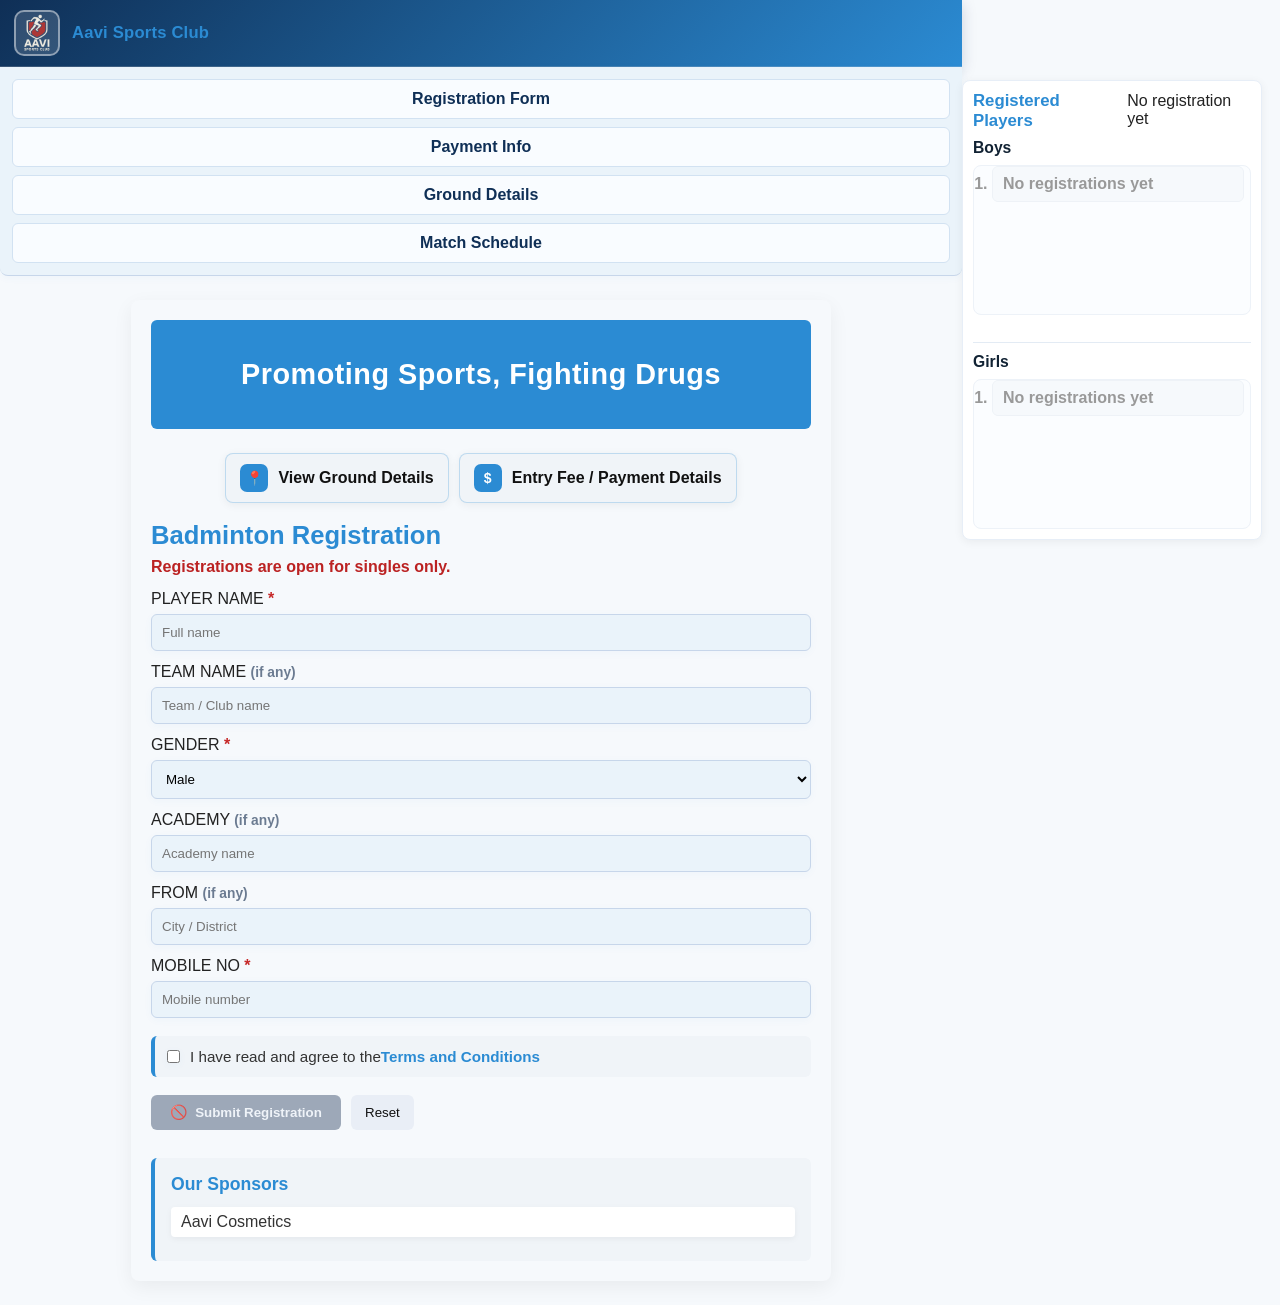
<file: index.html>
<!doctype html>
<html>

<head>
  <meta charset="utf-8">
  <meta name="viewport" content="width=device-width,initial-scale=1">
  <title>Badminton Registration</title>
  <link rel="stylesheet" href="styles.css">
  <script src="topbar.js" defer></script>
</head>

<body>
  <div id="sharedTopbar"></div>
  <nav class="main-navbar">
    <a href="index.html" class="nav-link">Registration Form</a>
    <a href="fee_details.html" class="nav-link">Payment Info</a>
    <a href="ground_details.html" class="nav-link">Ground Details</a>
    <a href="match_schedule.html" class="nav-link">Match Schedule</a>
  </nav>
  <main class="container">

    <!-- Trophy / Event Motto -->
    <header class="event-header">
      <h2>Promoting Sports, Fighting Drugs</h2>
    </header>
    <!-- Ground Details Link -->
    <div class="ground-info">
      <a href="ground_details.html" target="_blank" class="ground-btn">
        View Ground Details
      </a>

      <a href="fee_details.html" target="_blank" class="ground-btn payment-btn">
        Entry Fee / Payment Details
      </a>
    </div>

    <h1>Badminton Registration</h1>
    <p class="notice">Registrations are open for singles only.</p>

    <!-- Registration Form -->
    <form id="regForm" method="post" target="submitFrame">
      <label>PLAYER NAME <span class="req-star" aria-hidden="true">*</span>
        <input name="entry.1026010184" type="text" required placeholder="Full name">
      </label>

      <label>TEAM NAME <span class="optional-note">(if any)</span>
        <input id="teamNameInput" name="entry.1900742805" type="text" placeholder="Team / Club name">
      </label>

      <label>GENDER <span class="req-star" aria-hidden="true">*</span>
        <select name="entry.345021363" required>
          <option value="Male">Male</option>
          <option value="Female">Female</option>
          <option value="Other">Other</option>
        </select>
      </label>

      <label>ACADEMY <span class="optional-note">(if any)</span>
        <input id="academyInput" name="entry.547249794" type="text" placeholder="Academy name">
      </label>

      <label>FROM <span class="optional-note">(if any)</span>
        <input id="fromInput" name="entry.873083329" type="text" placeholder="City / District">
      </label>

      <label>MOBILE NO <span class="req-star" aria-hidden="true">*</span>
        <input name="entry.1212366506" type="tel" required pattern="[0-9+()\s-]{7,20}" placeholder="Mobile number">
      </label>

      <div class="terms-checkbox-section">
        <label class="checkbox-label">
          <input type="checkbox" id="termsCheckbox" required>
          I have read and agree to the <a href="terms_conditions.html" target="_blank">Terms and Conditions</a>
        </label>
      </div>

      <div class="actions">
        <button type="submit">Submit Registration</button>
        <button type="reset" class="secondary">Reset</button>
      </div>
    </form>

    <!-- ===============================
     Registered Players List
  ================================ -->

    <div class="page-grid">

      <!-- LEFT SIDE (FORM ALREADY HERE) -->

      <!-- RIGHT SIDE PLAYERS LIST (DESKTOP) -->
      <aside class="right-panel">

        <div class="players-card">

          <div class="players-head">
            <h3>Registered Players</h3>
            <span id="playersHint">Loading...</span>
          </div>

          <div class="players-columns">

            <!-- Boys List -->
            <div class="players-col">
              <h4>Boys</h4>
              <ol id="maleList" class="name-list">
                <!-- names will load here -->
              </ol>
            </div>

            <!-- Girls List -->
            <div class="players-col">
              <h4>Girls</h4>
              <ol id="femaleList" class="name-list">
                <!-- names will load here -->
              </ol>
            </div>

          </div>

        </div>

      </aside>

    </div>


    <!-- ===============================
   MOBILE BUTTONS (Only visible mobile)
================================ -->

    <div class="mobile-list-actions">

      <button id="openBoys" class="secondary">
        <span class="fab-icon" aria-hidden="true">♂</span>
        <span class="fab-text">Players Boys</span>
      </button>

      <button id="openGirls" class="secondary">
        <span class="fab-icon" aria-hidden="true">♀</span>
        <span class="fab-text">Players Girls</span>
      </button>

    </div>


    <!-- ===============================
   MOBILE LIST POPUP
================================ -->

    <div id="listModal" class="modal" aria-hidden="true">

      <div class="modal-content">

        <h3 id="listModalTitle" style="margin-bottom:12px;">
          Players
        </h3>

        <p id="listModalInfo" class="list-modal-info">
          These players are registered for now.
        </p>

        <div style="max-height:60vh;overflow:auto;">
          <ol id="modalList" class="name-list">
          </ol>
        </div>

        <div class="modal-actions" style="gap:10px;">

          <button id="modalBack" class="secondary">
            Back to Form
          </button>

          <button id="modalClose">
            Close
          </button>

        </div>

      </div>

    </div>

    <!-- Sponsors Section -->
    <section class="sponsors">
      <h3>Our Sponsors</h3>
      <ul>
        <li>Aavi Cosmetics</li>
        <!-- Add more sponsors here later -->
      </ul>
    </section>

    <!-- Modal for success / error messages -->
    <div id="modal" class="modal" aria-hidden="true">
      <div class="modal-content" role="dialog" aria-modal="true">
        <p id="modal-message"></p>
        <div class="modal-actions">
          <button id="modal-ok">OK</button>
        </div>
      </div>
    </div>

    <!-- Hidden iframe to receive the form POST response without navigating away -->
    <iframe name="submitFrame" id="submitFrame" style="display:none;"></iframe>
  </main>

  <script src="script.js"></script>
</body>

</html>
</file>
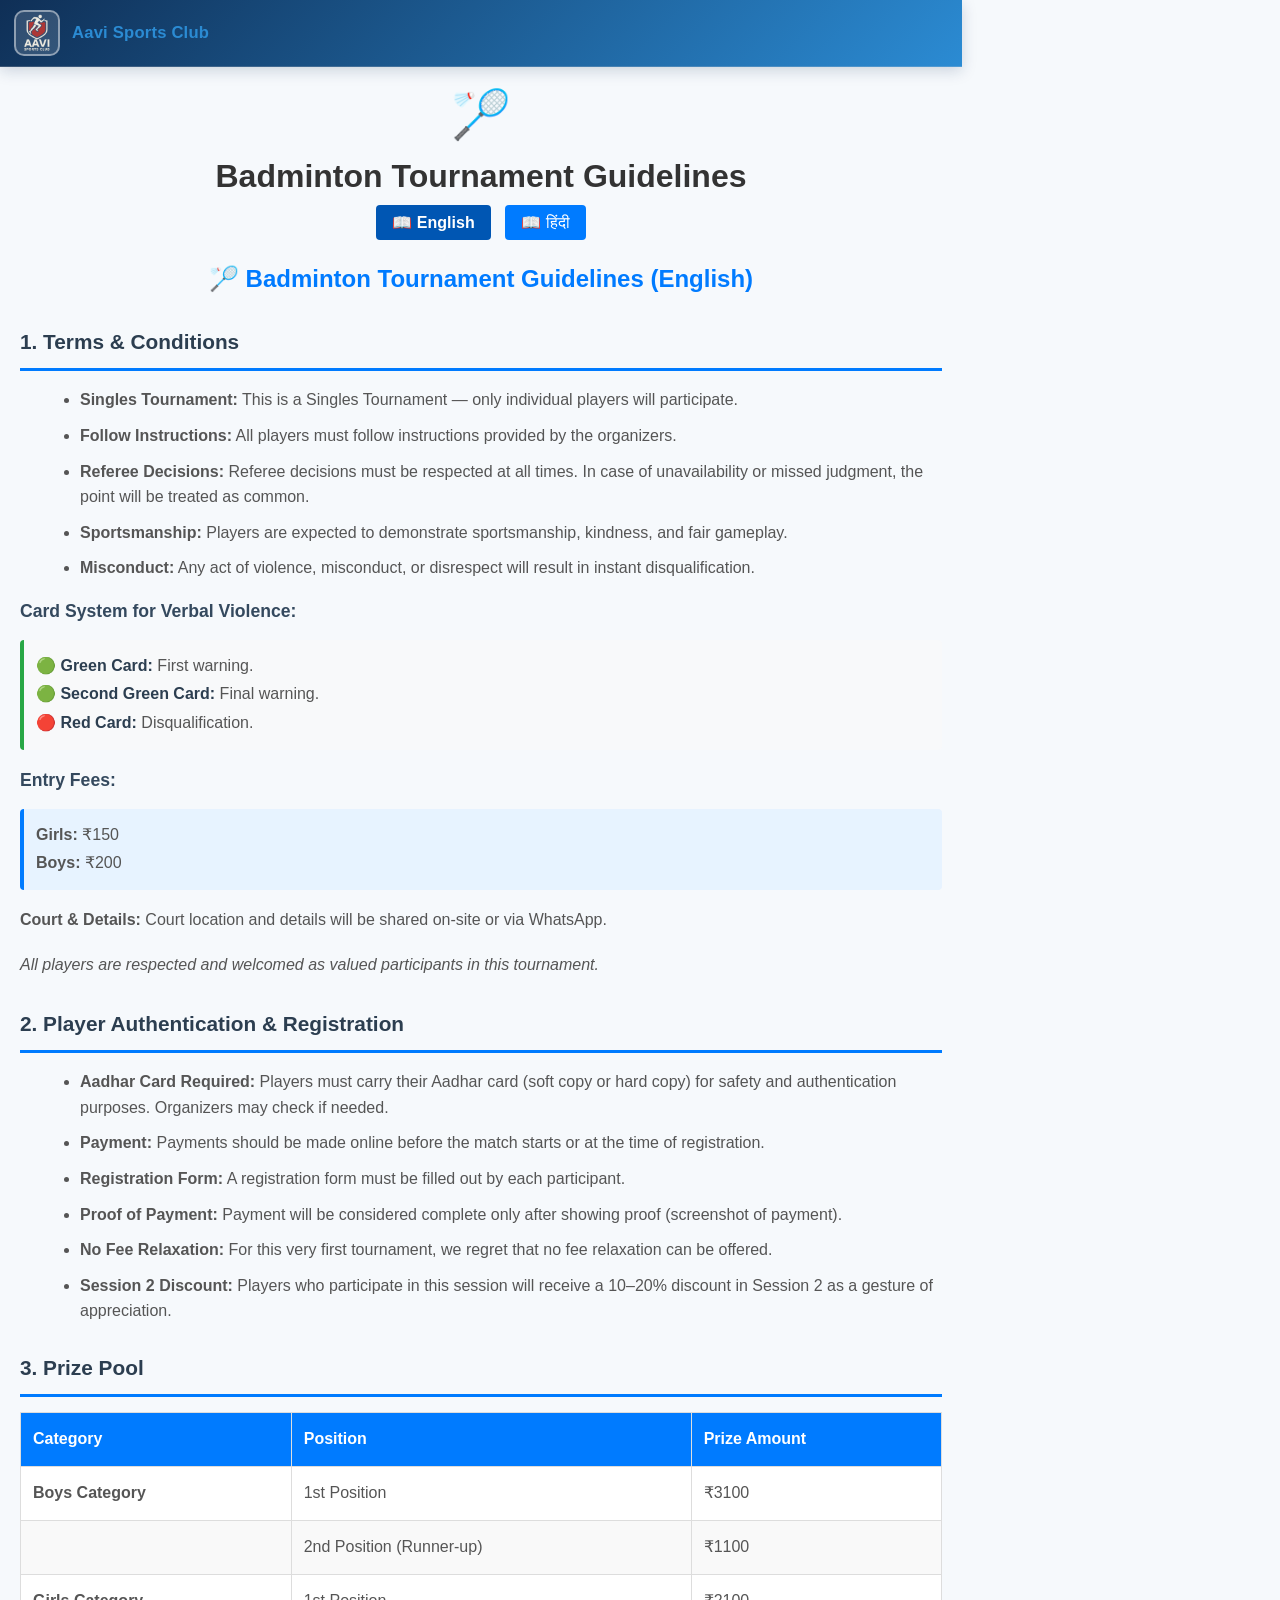
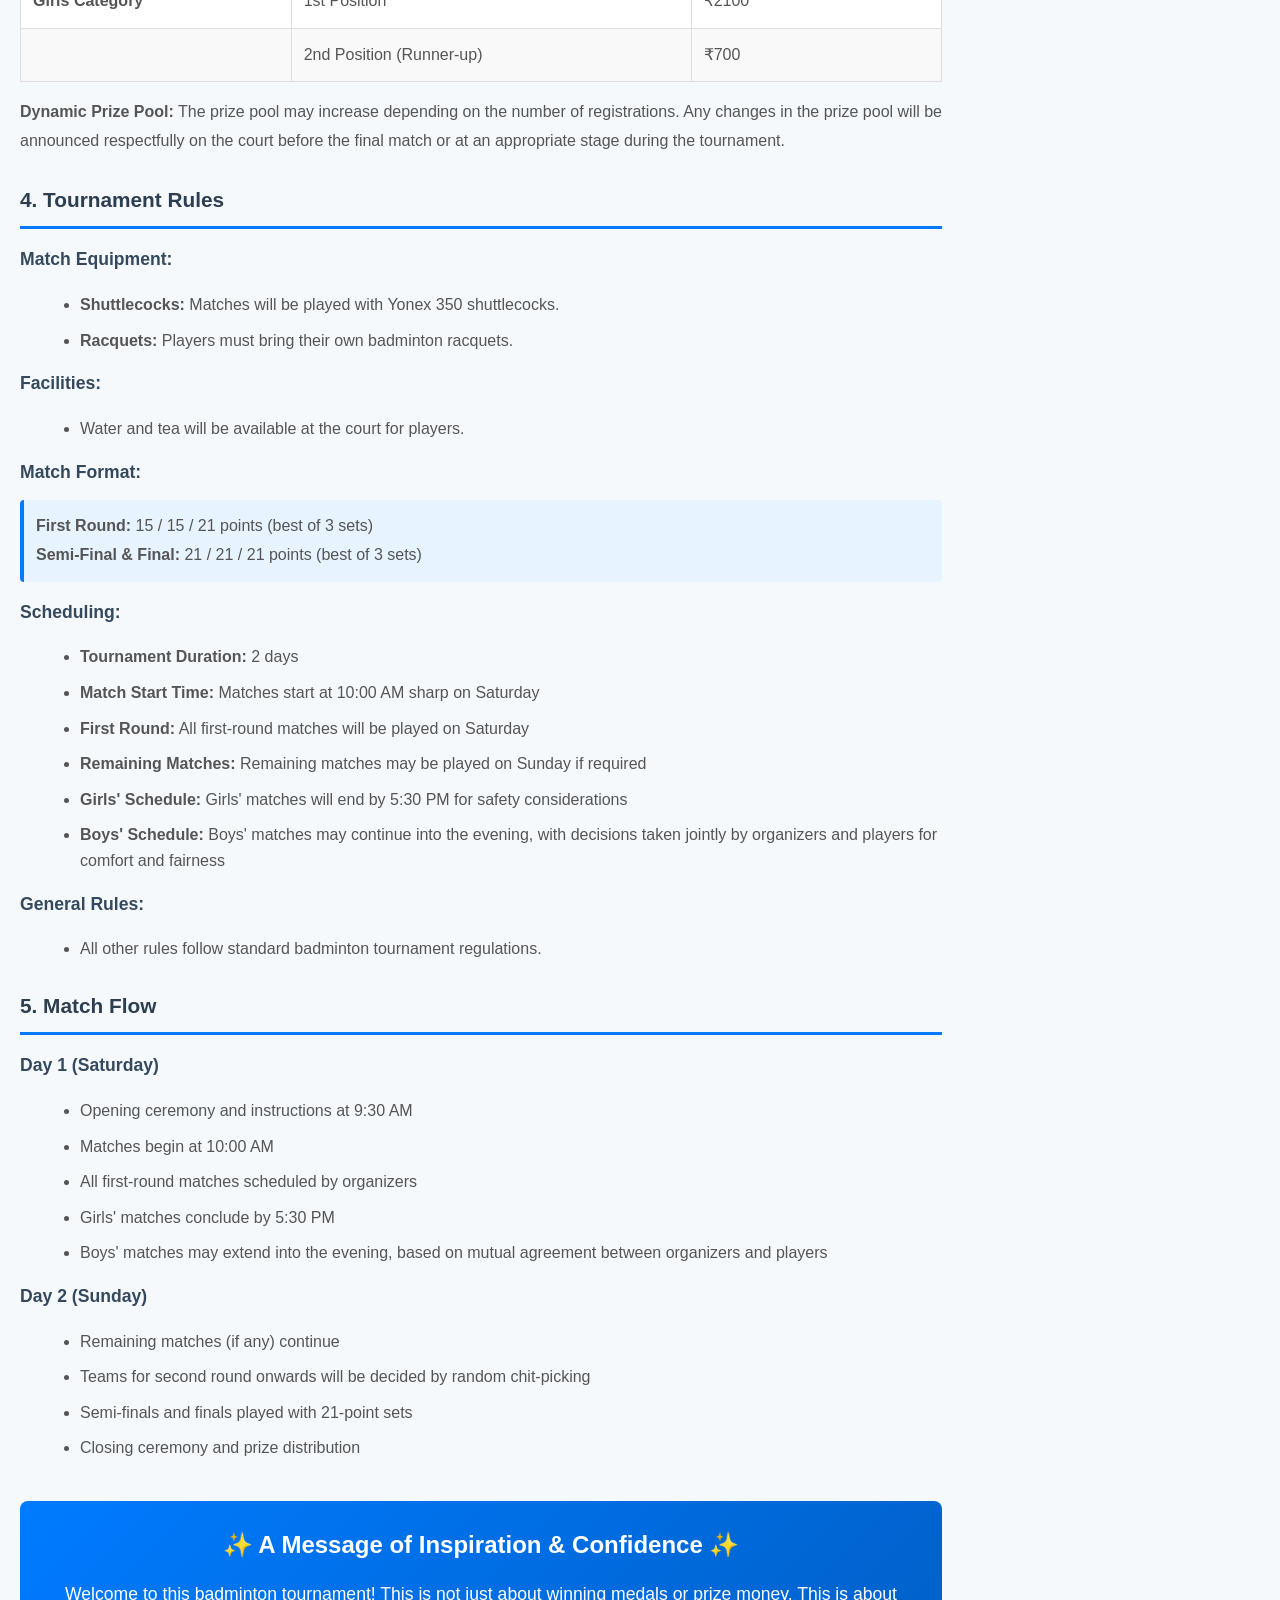
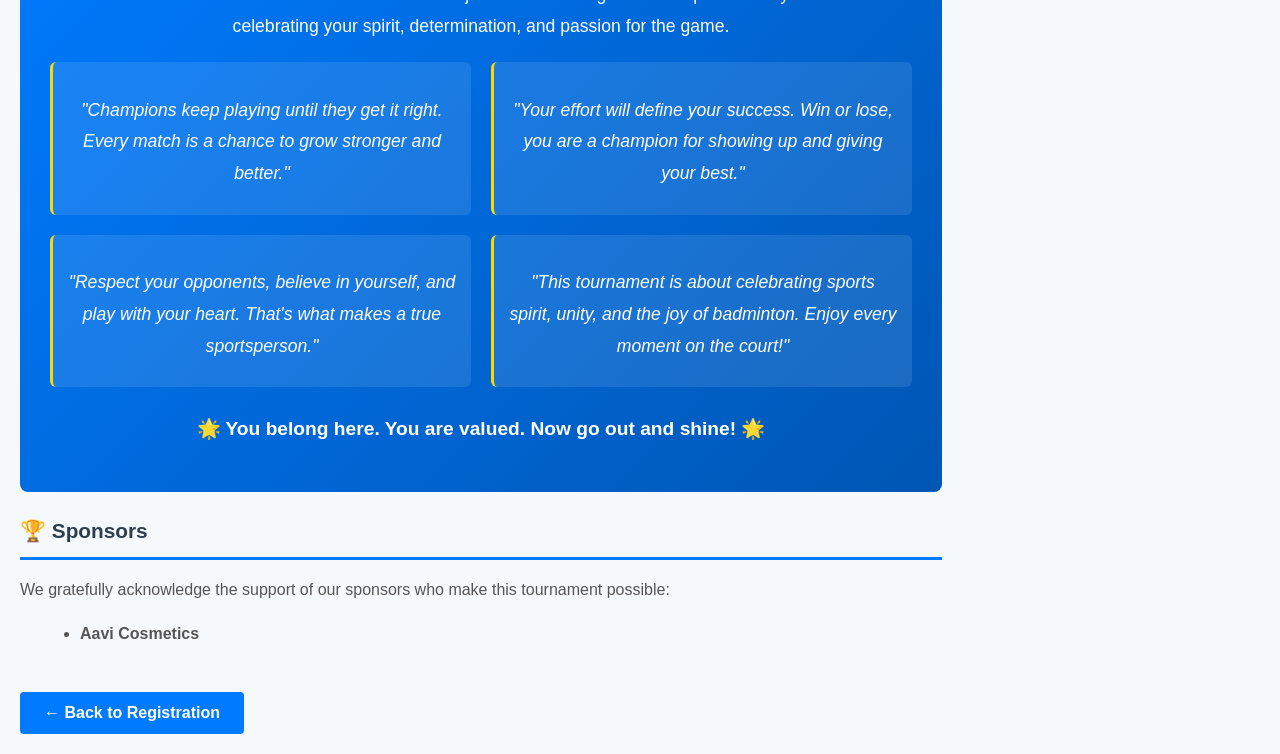
<file: terms_conditions.html>
<!doctype html>
<html>
<head>
  <meta charset="utf-8">
  <meta name="viewport" content="width=device-width,initial-scale=1">
  <title>Terms and Conditions - Badminton Tournament</title>
  <link rel="stylesheet" href="styles.css">
  <script src="topbar.js" defer></script>
  <style>
    .terms-container {
      max-width: 1000px;
      margin: 0 auto;
      padding: 20px;
    }
    .terms-container h1 {
      text-align: center;
      margin-bottom: 10px;
      color: #333;
      font-size: 2em;
    }
    .language-toggle {
      text-align: center;
      margin-bottom: 25px;
    }
    .language-toggle button {
      padding: 8px 16px;
      margin: 0 5px;
      border: none;
      background-color: #007bff;
      color: white;
      border-radius: 4px;
      cursor: pointer;
      font-size: 1em;
    }
    .language-toggle button.active {
      background-color: #0056b3;
      font-weight: bold;
    }
    .language-section {
      display: none;
    }
    .language-section.active {
      display: block;
    }
    .badminton-icon {
      text-align: center;
      font-size: 3em;
      margin-bottom: 15px;
    }
    .terms-section {
      margin-bottom: 25px;
      line-height: 1.8;
      color: #555;
    }
    .terms-section h2 {
      color: #2c3e50;
      font-size: 1.3em;
      margin: 20px 0 12px 0;
      border-bottom: 3px solid #007bff;
      padding-bottom: 8px;
    }
    .terms-section h3 {
      color: #34495e;
      font-size: 1.1em;
      margin: 15px 0 8px 0;
      font-weight: 600;
    }
    .terms-section p {
      margin-bottom: 12px;
      text-align: justify;
    }
    .terms-section ul {
      margin-left: 20px;
      margin-bottom: 12px;
    }
    .terms-section li {
      margin-bottom: 10px;
      line-height: 1.6;
    }
    .card-system {
      background-color: #f8f9fa;
      border-left: 4px solid #28a745;
      padding: 12px;
      margin: 12px 0;
      border-radius: 4px;
    }
    .card-system strong {
      color: #2c3e50;
    }
    .info-box {
      background-color: #e7f3ff;
      border-left: 4px solid #007bff;
      padding: 12px;
      margin: 12px 0;
      border-radius: 4px;
    }
    .prize-table {
      width: 100%;
      border-collapse: collapse;
      margin: 15px 0;
      background-color: #fff;
    }
    .prize-table th, .prize-table td {
      border: 1px solid #ddd;
      padding: 12px;
      text-align: left;
    }
    .prize-table th {
      background-color: #007bff;
      color: white;
      font-weight: bold;
    }
    .prize-table tr:nth-child(even) {
      background-color: #f9f9f9;
    }
    .inspiration-section {
      background: linear-gradient(135deg, #007bff 0%, #0056b3 100%);
      color: white;
      padding: 30px;
      border-radius: 8px;
      margin: 40px 0 20px 0;
      text-align: center;
    }
    .inspiration-section h2 {
      border: none;
      color: white;
      margin-top: 0;
    }
    .inspiration-section p {
      font-size: 1.1em;
      line-height: 1.8;
      margin-bottom: 15px;
      text-align: center;
    }
    .inspiration-quotes {
      display: grid;
      grid-template-columns: 1fr 1fr;
      gap: 20px;
      margin-top: 20px;
    }
    .quote-card {
      background-color: rgba(255, 255, 255, 0.1);
      padding: 15px;
      border-radius: 6px;
      border-left: 3px solid #ffd700;
    }
    .quote-card p {
      font-style: italic;
      margin-bottom: 10px;
      text-align: center;
    }
    @media (max-width: 768px) {
      .inspiration-quotes {
        grid-template-columns: 1fr;
      }
      .terms-container h1 {
        font-size: 1.5em;
      }
    }
    .back-button {
      display: inline-block;
      margin-top: 20px;
      padding: 12px 24px;
      background-color: #007bff;
      color: white;
      text-decoration: none;
      border-radius: 4px;
      transition: background-color 0.3s;
      font-weight: 600;
    }
    .back-button:hover {
      background-color: #0056b3;
    }
  </style>
</head>
<body>
  <div id="sharedTopbar"></div>
  <main class="terms-container">
    <div class="badminton-icon">🏸</div>
    <h1>Badminton Tournament Guidelines</h1>
    
    <div class="language-toggle">
      <button class="active" onclick="toggleLanguage('english')">📖 English</button>
      <button onclick="toggleLanguage('hindi')">📖 हिंदी</button>
    </div>

    <!-- ENGLISH VERSION -->
    <div id="english" class="language-section active">
      <h2 style="text-align: center; border: none; color: #007bff; margin-bottom: 30px;">🏸 Badminton Tournament Guidelines (English)</h2>

      <div class="terms-section">
        <h2>1. Terms & Conditions</h2>
        <ul>
          <li><strong>Singles Tournament:</strong> This is a Singles Tournament — only individual players will participate.</li>
          <li><strong>Follow Instructions:</strong> All players must follow instructions provided by the organizers.</li>
          <li><strong>Referee Decisions:</strong> Referee decisions must be respected at all times. In case of unavailability or missed judgment, the point will be treated as common.</li>
          <li><strong>Sportsmanship:</strong> Players are expected to demonstrate sportsmanship, kindness, and fair gameplay.</li>
          <li><strong>Misconduct:</strong> Any act of violence, misconduct, or disrespect will result in instant disqualification.</li>
        </ul>
        
        <h3>Card System for Verbal Violence:</h3>
        <div class="card-system">
          <strong>🟢 Green Card:</strong> First warning.<br>
          <strong>🟢 Second Green Card:</strong> Final warning.<br>
          <strong>🔴 Red Card:</strong> Disqualification.
        </div>

        <h3>Entry Fees:</h3>
        <div class="info-box">
          <strong>Girls:</strong> ₹150<br>
          <strong>Boys:</strong> ₹200
        </div>
        <p><strong>Court & Details:</strong> Court location and details will be shared on-site or via WhatsApp.</p>
        <p><em>All players are respected and welcomed as valued participants in this tournament.</em></p>
      </div>

      <div class="terms-section">
        <h2>2. Player Authentication & Registration</h2>
        <ul>
          <li><strong>Aadhar Card Required:</strong> Players must carry their Aadhar card (soft copy or hard copy) for safety and authentication purposes. Organizers may check if needed.</li>
          <li><strong>Payment:</strong> Payments should be made online before the match starts or at the time of registration.</li>
          <li><strong>Registration Form:</strong> A registration form must be filled out by each participant.</li>
          <li><strong>Proof of Payment:</strong> Payment will be considered complete only after showing proof (screenshot of payment).</li>
          <li><strong>No Fee Relaxation:</strong> For this very first tournament, we regret that no fee relaxation can be offered.</li>
          <li><strong>Session 2 Discount:</strong> Players who participate in this session will receive a 10–20% discount in Session 2 as a gesture of appreciation.</li>
        </ul>
      </div>

      <div class="terms-section">
        <h2>3. Prize Pool</h2>
        <table class="prize-table">
          <thead>
            <tr>
              <th>Category</th>
              <th>Position</th>
              <th>Prize Amount</th>
            </tr>
          </thead>
          <tbody>
            <tr>
              <td><strong>Boys Category</strong></td>
              <td>1st Position</td>
              <td>₹3100</td>
            </tr>
            <tr>
              <td></td>
              <td>2nd Position (Runner-up)</td>
              <td>₹1100</td>
            </tr>
            <tr>
              <td><strong>Girls Category</strong></td>
              <td>1st Position</td>
              <td>₹2100</td>
            </tr>
            <tr>
              <td></td>
              <td>2nd Position (Runner-up)</td>
              <td>₹700</td>
            </tr>
          </tbody>
        </table>
        <p><strong>Dynamic Prize Pool:</strong> The prize pool may increase depending on the number of registrations. Any changes in the prize pool will be announced respectfully on the court before the final match or at an appropriate stage during the tournament.</p>
      </div>

      <div class="terms-section">
        <h2>4. Tournament Rules</h2>
        
        <h3>Match Equipment:</h3>
        <ul>
          <li><strong>Shuttlecocks:</strong> Matches will be played with Yonex 350 shuttlecocks.</li>
          <li><strong>Racquets:</strong> Players must bring their own badminton racquets.</li>
        </ul>

        <h3>Facilities:</h3>
        <ul>
          <li>Water and tea will be available at the court for players.</li>
        </ul>

        <h3>Match Format:</h3>
        <div class="info-box">
          <strong>First Round:</strong> 15 / 15 / 21 points (best of 3 sets)<br>
          <strong>Semi-Final & Final:</strong> 21 / 21 / 21 points (best of 3 sets)
        </div>

        <h3>Scheduling:</h3>
        <ul>
          <li><strong>Tournament Duration:</strong> 2 days</li>
          <li><strong>Match Start Time:</strong> Matches start at 10:00 AM sharp on Saturday</li>
          <li><strong>First Round:</strong> All first-round matches will be played on Saturday</li>
          <li><strong>Remaining Matches:</strong> Remaining matches may be played on Sunday if required</li>
          <li><strong>Girls' Schedule:</strong> Girls' matches will end by 5:30 PM for safety considerations</li>
          <li><strong>Boys' Schedule:</strong> Boys' matches may continue into the evening, with decisions taken jointly by organizers and players for comfort and fairness</li>
        </ul>

        <h3>General Rules:</h3>
        <ul>
          <li>All other rules follow standard badminton tournament regulations.</li>
        </ul>
      </div>

      <div class="terms-section">
        <h2>5. Match Flow</h2>
        
        <h3>Day 1 (Saturday)</h3>
        <ul>
          <li>Opening ceremony and instructions at 9:30 AM</li>
          <li>Matches begin at 10:00 AM</li>
          <li>All first-round matches scheduled by organizers</li>
          <li>Girls' matches conclude by 5:30 PM</li>
          <li>Boys' matches may extend into the evening, based on mutual agreement between organizers and players</li>
        </ul>

        <h3>Day 2 (Sunday)</h3>
        <ul>
          <li>Remaining matches (if any) continue</li>
          <li>Teams for second round onwards will be decided by random chit-picking</li>
          <li>Semi-finals and finals played with 21-point sets</li>
          <li>Closing ceremony and prize distribution</li>
        </ul>
      </div>

      <div class="inspiration-section">
        <h2>✨ A Message of Inspiration & Confidence ✨</h2>
        <p>Welcome to this badminton tournament! This is not just about winning medals or prize money. This is about celebrating your spirit, determination, and passion for the game.</p>
        
        <div class="inspiration-quotes">
          <div class="quote-card">
            <p>"Champions keep playing until they get it right. Every match is a chance to grow stronger and better."</p>
          </div>
          <div class="quote-card">
            <p>"Your effort will define your success. Win or lose, you are a champion for showing up and giving your best."</p>
          </div>
          <div class="quote-card">
            <p>"Respect your opponents, believe in yourself, and play with your heart. That's what makes a true sportsperson."</p>
          </div>
          <div class="quote-card">
            <p>"This tournament is about celebrating sports spirit, unity, and the joy of badminton. Enjoy every moment on the court!"</p>
          </div>
        </div>

        <p style="margin-top: 25px; font-size: 1.2em; font-weight: bold;">🌟 You belong here. You are valued. Now go out and shine! 🌟</p>
      </div>
    </div>

    <!-- HINDI VERSION -->
    <div id="hindi" class="language-section">
      <h2 style="text-align: center; border: none; color: #007bff; margin-bottom: 30px;">🏸 बैडमिंटन टूर्नामेंट नियमावली (हिंदी)</h2>

      <div class="terms-section">
        <h2>1. नियम और शर्तें</h2>
        <ul>
          <li><strong>सिंगल्स टूर्नामेंट:</strong> यह एक सिंगल्स टूर्नामेंट है — केवल व्यक्तिगत खिलाड़ी भाग लेंगे।</li>
          <li><strong>निर्देशों का पालन:</strong> सभी खिलाड़ियों को आयोजकों द्वारा दिए गए निर्देशों का पालन करना अनिवार्य है।</li>
          <li><strong>रेफरी का निर्णय:</strong> रेफरी का निर्णय अंतिम होगा और उसका सम्मान किया जाना चाहिए। यदि रेफरी अनुपलब्ध हों या कोई निर्णय छूट जाए, तो अंक को कॉमन माना जाएगा।</li>
          <li><strong>खेल भावना:</strong> खिलाड़ियों से अपेक्षा की जाती है कि वे खेल भावना, विनम्रता और निष्पक्ष खेल का प्रदर्शन करें।</li>
          <li><strong>दुर्व्यवहार:</strong> किसी भी प्रकार की हिंसा, दुर्व्यवहार या असम्मानजनक व्यवहार पर तुरंत अयोग्यता होगी।</li>
        </ul>
        
        <h3>मौखिक हिंसा के लिए कार्ड प्रणाली:</h3>
        <div class="card-system">
          <strong>🟢 ग्रीन कार्ड:</strong> पहली चेतावनी।<br>
          <strong>🟢 दूसरा ग्रीन कार्ड:</strong> अंतिम चेतावनी।<br>
          <strong>🔴 रेड कार्ड:</strong> अयोग्यता।
        </div>

        <h3>प्रवेश शुल्क:</h3>
        <div class="info-box">
          <strong>लड़कियाँ:</strong> ₹150<br>
          <strong>लड़के:</strong> ₹200
        </div>
        <p><strong>कोर्ट विवरण:</strong> कोर्ट का स्थान और विवरण साइट पर या व्हाट्सएप के माध्यम से साझा किया जाएगा।</p>
        <p><em>सभी खिलाड़ियों का सम्मान किया जाएगा और उन्हें इस टूर्नामेंट में भाग लेने के लिए सादर आमंत्रित किया जाता है।</em></p>
      </div>

      <div class="terms-section">
        <h2>2. खिलाड़ी प्रमाणीकरण और पंजीकरण</h2>
        <ul>
          <li><strong>आधार कार्ड आवश्यक:</strong> खिलाड़ियों को अपनी आधार कार्ड (सॉफ्ट कॉपी या हार्ड कॉपी) साथ लाना अनिवार्य है। आयोजक आवश्यकता पड़ने पर जांच कर सकते हैं।</li>
          <li><strong>भुगतान:</strong> भुगतान ऑनलाइन मैच शुरू होने से पहले या पंजीकरण के समय किया जाना चाहिए।</li>
          <li><strong>पंजीकरण फॉर्म:</strong> प्रत्येक प्रतिभागी को पंजीकरण फॉर्म भरना आवश्यक है।</li>
          <li><strong>भुगतान का प्रमाण:</strong> भुगतान तभी पूर्ण माना जाएगा जब उसका प्रमाण (भुगतान का स्क्रीनशॉट) दिखाया जाएगा।</li>
          <li><strong>कोई छूट नहीं:</strong> इस प्रथम टूर्नामेंट में किसी भी शुल्क में छूट नहीं दी जा सकती।</li>
          <li><strong>सत्र 2 में छूट:</strong> जो खिलाड़ी इस सत्र में भाग लेंगे उन्हें दूसरे सत्र में 10–20% की छूट दी जाएगी।</li>
        </ul>
      </div>

      <div class="terms-section">
        <h2>3. पुरस्कार राशि</h2>
        <table class="prize-table">
          <thead>
            <tr>
              <th>श्रेणी</th>
              <th>स्थान</th>
              <th>पुरस्कार राशि</th>
            </tr>
          </thead>
          <tbody>
            <tr>
              <td><strong>लड़कों की श्रेणी</strong></td>
              <td>प्रथम स्थान</td>
              <td>₹3100</td>
            </tr>
            <tr>
              <td></td>
              <td>द्वितीय स्थान (रनर-अप)</td>
              <td>₹1100</td>
            </tr>
            <tr>
              <td><strong>लड़कियों की श्रेणी</strong></td>
              <td>प्रथम स्थान</td>
              <td>₹2100</td>
            </tr>
            <tr>
              <td></td>
              <td>द्वितीय स्थान (रनर-अप)</td>
              <td>₹700</td>
            </tr>
          </tbody>
        </table>
        <p><strong>गतिशील पुरस्कार राशि:</strong> पुरस्कार राशि पंजीकरण की संख्या के अनुसार बढ़ सकती है। पुरस्कार राशि में किसी भी परिवर्तन की जानकारी खिलाड़ियों को विनम्रता और सम्मानपूर्वक कोर्ट पर अंतिम मैच से पहले या टूर्नामेंट के दौरान उचित समय पर दी जाएगी।</p>
      </div>

      <div class="terms-section">
        <h2>4. टूर्नामेंट नियम</h2>
        
        <h3>मैच उपकरण:</h3>
        <ul>
          <li><strong>शटल कॉक:</strong> मैच Yonex 350 शटल कॉक से खेले जाएंगे।</li>
          <li><strong>रैकेट:</strong> खिलाड़ियों को अपना बैडमिंटन रैकेट स्वयं लाना होगा।</li>
        </ul>

        <h3>सुविधाएँ:</h3>
        <ul>
          <li>खिलाड़ियों के लिए कोर्ट पर पानी और चाय उपलब्ध होगी।</li>
        </ul>

        <h3>मैच प्रारूप:</h3>
        <div class="info-box">
          <strong>प्रथम राउंड:</strong> 15 / 15 / 21 अंक (3 सेट का सर्वश्रेष्ठ)<br>
          <strong>सेमीफाइनल और फाइनल:</strong> 21 / 21 / 21 अंक (3 सेट का सर्वश्रेष्ठ)
        </div>

        <h3>अनुसूची:</h3>
        <ul>
          <li><strong>टूर्नामेंट अवधि:</strong> 2 दिन</li>
          <li><strong>मैच का समय:</strong> मैच शनिवार को सुबह 10:00 बजे शुरू होंगे</li>
          <li><strong>प्रथम राउंड:</strong> सभी प्रथम राउंड मैच शनिवार को खेले जाएंगे</li>
          <li><strong>शेष मैच:</strong> शेष मैच आवश्यकता पड़ने पर रविवार को खेले जा सकते हैं</li>
          <li><strong>लड़कियों का समय:</strong> लड़कियों के मैच शाम 5:30 बजे तक समाप्त होंगे</li>
          <li><strong>लड़कों का समय:</strong> लड़कों के मैच शाम तक जारी रह सकते हैं, जिसका निर्णय आयोजकों और खिलाड़ियों के परामर्श से लिया जाएगा</li>
        </ul>

        <h3>सामान्य नियम:</h3>
        <ul>
          <li>अन्य सभी नियम सामान्य बैडमिंटन टूर्नामेंट नियमों के अनुसार होंगे।</li>
        </ul>
      </div>

      <div class="terms-section">
        <h2>5. मैच प्रवाह</h2>
        
        <h3>पहला दिन (शनिवार)</h3>
        <ul>
          <li>उद्घाटन समारोह और निर्देश सुबह 9:30 बजे</li>
          <li>मैच सुबह 10:00 बजे शुरू होंगे</li>
          <li>सभी प्रथम राउंड मैच आयोजकों द्वारा निर्धारित</li>
          <li>लड़कियों के मैच शाम 5:30 बजे तक समाप्त</li>
          <li>लड़कों के मैच शाम तक जारी रह सकते हैं, आयोजकों और खिलाड़ियों के परामर्श से</li>
        </ul>

        <h3>दूसरा दिन (रविवार)</h3>
        <ul>
          <li>शेष मैच (यदि कोई हों) जारी रहेंगे</li>
          <li>दूसरे राउंड से आगे की टीमों का चयन रैंडम चिट-पिकिंग से होगा</li>
          <li>सेमीफाइनल और फाइनल 21 अंक के सेट में खेले जाएंगे</li>
          <li>समापन समारोह और पुरस्कार वितरण</li>
        </ul>
      </div>

      <div class="inspiration-section">
        <h2>✨ प्रेरणा और आत्मविश्वास का संदेश ✨</h2>
        <p>इस बैडमिंटन टूर्नामेंट में आपका स्वागत है! यह केवल पदक या पुरस्कार जीतने के बारे में नहीं है। यह आपकी भावना, दृढ़ संकल्प और खेल के प्रति आपके जुनून को मनाने के बारे में है।</p>
        
        <div class="inspiration-quotes">
          <div class="quote-card">
            <p>"चैंपियन तब तक खेलते हैं जब तक वे सही न हो जाएँ। हर मैच मजबूत और बेहतर बनने का मौका है।"</p>
          </div>
          <div class="quote-card">
            <p>"आपकी मेहनत आपकी सफलता को परिभाषित करेगी। जीतें या हारें, आप अपना सर्वश्रेष्ठ देने के लिए एक चैंपियन हैं।"</p>
          </div>
          <div class="quote-card">
            <p>"अपने विरोधियों का सम्मान करें, अपने आप पर विश्वास करें, और अपने दिल से खेलें। यही एक true खिलाड़ी को परिभाषित करता है।"</p>
          </div>
          <div class="quote-card">
            <p>"यह टूर्नामेंट खेल भावना, एकता और बैडमिंटन के आनंद को मनाने के बारे में है। कोर्ट पर हर पल का आनंद लें!"</p>
          </div>
        </div>

        <p style="margin-top: 25px; font-size: 1.2em; font-weight: bold;">🌟 आप यहाँ हैं। आप मूल्यवान हैं। अब जाइए और चमकिए! 🌟</p>
      </div>
    </div>

    <div class="terms-section">
      <h2>🏆 Sponsors</h2>
      <p>We gratefully acknowledge the support of our sponsors who make this tournament possible:</p>
      <ul>
        <li><strong>Aavi Cosmetics</strong></li>
        <!-- add more sponsors here as needed -->
      </ul>
    </div>

    <a href="index.html" class="back-button">← Back to Registration</a>
  </main>

  <script>
    function toggleLanguage(lang) {
      // Hide all sections
      document.getElementById('english').classList.remove('active');
      document.getElementById('hindi').classList.remove('active');
      
      // Show selected section
      document.getElementById(lang).classList.add('active');
      
      // Update button styles
      document.querySelectorAll('.language-toggle button').forEach(btn => {
        btn.classList.remove('active');
      });
      event.target.classList.add('active');
    }
  </script>
</body>
</html>
</file>
<file: styles.css>
@media (max-width: 600px) {
    .main-navbar {
        gap: 6px;
        padding: 8px;
        font-size: 0.86rem;
        border-radius: 0;
        margin-left: 0;
        margin-right: 0;
        width: 100%;
    }

    .nav-link {
        width: 100%;
        white-space: normal;
        text-align: center;
        padding: 8px 10px;
        font-size: 0.82rem;
        line-height: 1.2;
        border-radius: 4px;
    }
}

/* Main Navbar */
.main-navbar {
    display: flex;
    flex-direction: column;
    gap: 8px;
    justify-content: flex-start;
    align-items: stretch;
    background: #eaf3fa;
    border-bottom: 1px solid #c7d6ea;
    padding: 12px;
    margin: 0 0 18px;
    font-size: 1rem;
    border-radius: 0 0 8px 8px;
    box-shadow: 0 2px 8px rgba(43,139,211,0.04);
    width: 100%;
    position: relative;
    z-index: 10;
}
.nav-link {
    display: block;
    color: #0f2f56;
    text-decoration: none;
    font-weight: 600;
    text-align: center;
    padding: 10px 12px;
    background: #f9fcff;
    border: 1px solid #d2e2f2;
    border-radius: 6px;
    transition: background .18s, color .18s, border-color .18s;
}
.nav-link:hover, .nav-link:focus {
    background: #d6e7f7;
    color: #2b8bd3;
    border-color: #2b8bd3;
}
:root {
    --bg: #f6f9fc;
    --card: #ffffff;
    --accent: #2b8bd3;
    --muted: #666;
    --sidebar-width: 300px
}

* {
    box-sizing: border-box;
    font-family: Segoe UI, Arial, Helvetica, sans-serif
}

body {
    margin: 0;
    background: var(--bg);
    color: #222
}

@media (min-width: 1024px) {
    body {
        /* Keep form visually centered while reserving slimmer space for side board */
        padding-right: calc(var(--sidebar-width) + 18px);
    }
}

.container {
    max-width: 700px;
    margin: 24px auto;
    padding: 20px;
    background: var(--card);
    border-radius: 8px;
    box-shadow: 0 6px 20px rgba(10, 10, 10, 0.06);
    position: relative;
    background-image: url('https://www.transparenttextures.com/patterns/diamond-upholstery.png');
    background-repeat: repeat;
    background-size: 180px 180px;
    background-color: #f6f9fc;
}

h1 {
    margin: 0 0 8px;
    font-size: 1.6rem;
    color: var(--accent)
}

.hint {
    margin: 0 0 18px;
    color: var(--muted)
}

.notice {
    margin: 6px 0 14px;
    color: #b22;
    font-weight: 600
}

form label {
    display: block;
    margin-bottom: 12px
}

.req-star {
    color: #c62828;
    font-weight: 800;
}

.optional-note {
    color: #6b7b91;
    font-size: 0.86rem;
    font-weight: 600;
}

/* Modal styles */
.modal {
    position: fixed;
    inset: 0;
    display: none;
    align-items: center;
    justify-content: center;
    background: rgba(0, 0, 0, 0.45);
    z-index: 60
}

.modal.show {
    display: flex
}

.modal-content {
    background: #fff;
    padding: 18px 20px;
    border-radius: 8px;
    min-width: 280px;
    max-width: 90%;
    box-shadow: 0 8px 24px rgba(0, 0, 0, 0.18)
}

.modal-content p {
    margin: 0 0 12px;
    color: #222
}

.modal-actions {
    display: flex;
    justify-content: flex-end
}

.modal-actions button {
    background: var(--accent);
    color: #fff;
    padding: 8px 12px;
    border-radius: 6px;
    border: none;
    cursor: pointer
}

form input,
form select {
    width: 100%;
    padding: 10px;
    border: 1px solid #c7d6ea;
    border-radius: 6px;
    margin-top: 6px;
        background: #f4f8fc;
        box-shadow: 0 2px 8px rgba(43,139,211,0.04);
        transition: background .18s, border-color .18s;
        background-image: url('https://www.transparenttextures.com/patterns/diamond-upholstery.png');
        background-repeat: repeat;
        background-size: 120px 120px;
        background-color: #eaf3fa;
}

form input:focus,
form select:focus {
    background: #eaf3fa;
    border-color: #2b8bd3;
    outline: none;
}

.terms-checkbox-section {
    margin: 18px 0 12px;
    padding: 12px;
    background: #f0f4f8;
    border-radius: 6px;
    border-left: 4px solid var(--accent)
}

.checkbox-label {
    display: flex;
    align-items: center;
    margin: 0;
    cursor: pointer;
    font-size: 0.95rem;
    color: #333
}

.checkbox-label input[type="checkbox"] {
    width: auto;
    margin: 0 10px 0 0;
    padding: 0;
    cursor: pointer;
    accent-color: var(--accent)
}

.checkbox-label a {
    color: var(--accent);
    text-decoration: none;
    font-weight: 600
}

.checkbox-label a:hover {
    text-decoration: underline
}

.actions {
    display: flex;
    gap: 10px;
    margin-top: 18px
}

button {
    background: var(--accent);
    color: #fff;
    padding: 10px 14px;
    border: none;
    border-radius: 6px;
    cursor: pointer;
    transition: background-color .18s ease, opacity .18s ease, transform .18s ease, box-shadow .18s ease
}

button.secondary {
    background: #e9eef6;
    color: #111
}

/* Submit button states: dark when active, faded with red ban icon when disabled */
#regForm button[type="submit"] {
    background: #0f2f56;
    color: #fff;
    min-width: 190px;
    font-weight: 700;
    display: inline-flex;
    align-items: center;
    justify-content: center;
    gap: 8px;
    box-shadow: 0 4px 14px rgba(15, 47, 86, 0.2);
}

#regForm button[type="submit"]:not(:disabled):hover {
    background: #0b2544;
    transform: translateY(-1px);
}

#regForm button[type="submit"]:disabled {
    background: #8e9bad;
    color: #eef2f8;
    opacity: 0.85;
    cursor: not-allowed;
    box-shadow: none;
}

#regForm button[type="submit"]:disabled::before {
    content: "🚫";
    color: #e63946;
    font-size: 14px;
    line-height: 1;
}

.status {
    margin-top: 14px;
    color: var(--muted)
}

@media (max-width:520px) {
    .container {
        margin: 16px;
        padding: 14px
    }

    #regForm button[type="submit"] {
        min-width: 0;
        width: 100%;
    }
}

/* Trophy / Event Header */
.event-header {
    text-align: center;
    margin-bottom: 24px;
    padding: 14px;
    background: var(--accent);
    color: #fff;
    border-radius: 6px;
    font-weight: 600;
    font-size: 1.2rem;
    letter-spacing: 0.5px;
}

/* Sponsors Section */
.sponsors {
    margin-top: 28px;
    padding: 16px;
    background: #f0f4f8;
    border-radius: 6px;
    border-left: 4px solid var(--accent);
}

.sponsors h3 {
    margin: 0 0 12px;
    color: var(--accent);
    font-size: 1.1rem;
}

.sponsors ul {
    list-style: none;
    padding: 0;
    margin: 0;
}

.sponsors li {
    margin-bottom: 8px;
    padding: 6px 10px;
    background: #fff;
    border-radius: 4px;
    box-shadow: 0 2px 6px rgba(0, 0, 0, 0.05);
    font-weight: 500;
    color: #333;
}

/* ================================
   Ground Details Navigation (Top Link UI)
================================ */
.ground-info {
    display: flex;
    justify-content: center;
    flex-wrap: wrap;
    gap: 10px;
    margin: 12px 0 18px;
}

.ground-btn {
    display: inline-flex;
    align-items: center;
    gap: 10px;
    padding: 10px 14px;
    background: #f0f4f8;
    color: #111;
    text-decoration: none;
    border-radius: 8px;
    border: 1px solid rgba(43, 139, 211, 0.25);
    font-weight: 700;
    box-shadow: 0 2px 10px rgba(10, 10, 10, 0.06);
    transition: transform .18s ease, box-shadow .18s ease, background .18s ease, border-color .18s ease;
}

.ground-btn:hover {
    transform: translateY(-1px);
    background: #ffffff;
    border-color: rgba(43, 139, 211, 0.45);
    box-shadow: 0 6px 18px rgba(10, 10, 10, 0.10);
}

.ground-btn:active {
    transform: translateY(0px);
    box-shadow: 0 2px 10px rgba(10, 10, 10, 0.06);
}

/* Small icon/badge look (optional) */
.ground-btn::before {
    content: "📍";
    display: inline-flex;
    align-items: center;
    justify-content: center;
    width: 28px;
    height: 28px;
    border-radius: 7px;
    background: var(--accent);
    color: #fff;
    font-size: 14px;
}

.payment-btn::before {
    content: "$";
    font-weight: 800;
}

.payment-info-card {
    margin: 0 0 18px;
    padding: 14px;
    background: #f9fbff;
    border: 1px solid #dce8f6;
    border-radius: 10px;
}

.payment-info-card h3 {
    margin: 0 0 8px;
    color: #11497e;
}

.payment-note {
    margin: 8px 0;
    color: #223;
    font-size: .95rem;
}

.payment-qr-wrap {
    display: flex;
    justify-content: center;
    margin: 10px 0;
}

.payment-qr-image {
    width: 160px;
    height: 160px;
    border-radius: 8px;
    border: 1px solid #d6e2f1;
    background: #fff;
}

.wa-link-btn {
    display: inline-flex;
    align-items: center;
    gap: 8px;
    margin-top: 8px;
    text-decoration: none;
    background: #18a84b;
    color: #fff;
    border-radius: 8px;
    padding: 10px 12px;
    font-weight: 700;
}

.wa-link-btn:hover {
    background: #12893c;
}

.wa-icon {
    font-size: 16px;
}

.refund-box {
    margin-top: 12px;
    padding: 10px;
    background: #ffffff;
    border: 1px solid #e4edf8;
    border-radius: 8px;
}

.refund-box h4 {
    margin: 0 0 6px;
    color: #0f2f56;
}

.refund-box p {
    margin: 0 0 6px;
    color: #334;
}

.refund-box ul {
    margin: 0;
    padding-left: 18px;
}

.list-modal-info {
    margin: -4px 0 10px;
    color: #4a5a70;
    font-size: .92rem;
}

/* Mobile adjustments */
@media (max-width:520px) {
    .ground-info {
        margin: 10px 0 14px;
    }

    .ground-btn {
        width: 100%;
        justify-content: center;
    }

    .payment-qr-image {
        width: 140px;
        height: 140px;
    }

    .wa-link-btn {
        width: 100%;
        justify-content: center;
    }
}

/* ================================
   Desktop: Fixed Transparency Board
================================ */
.page-grid {
    display: block;
}

.right-panel {
    position: fixed;
    top: 80px;
    right: 18px;
    width: var(--sidebar-width);
    max-height: calc(100vh - 104px);
    z-index: 40;
}

.players-card {
    background: #fff;
    border: 1px solid #e7eef7;
    border-radius: 8px;
    box-shadow: 0 2px 10px rgba(10, 10, 10, .06);
    padding: 10px;
    height: 100%;
    display: flex;
    flex-direction: column;
}

.players-head {
    display: flex;
    align-items: baseline;
    justify-content: space-between;
    gap: 10px;
    margin-bottom: 8px;
}

.players-head h3 {
    margin: 0;
    color: var(--accent);
    font-size: 1.05rem;
}

.players-count {
    color: var(--muted);
    font-size: .9rem;
    white-space: nowrap;
}

.players-search {
    width: 100%;
    padding: 10px;
    border: 1px solid #ddd;
    border-radius: 6px;
    margin: 8px 0 10px;
}

.players-columns {
    display: grid;
    grid-template-columns: 1fr;
    grid-template-rows: 1fr 1fr;
    gap: 16px;
    flex: 1;
    min-height: 0;
}

.players-col {
    display: flex;
    flex-direction: column;
    min-height: 0;
}

.players-col+.players-col {
    padding-top: 10px;
    border-top: 1px solid #e3ebf4;
}

.players-col h4 {
    margin: 0 0 8px;
    color: #123;
    font-size: .98rem;
}

.name-list {
    margin: 0;
    padding-left: 18px;
    height: 150px;
    overflow-y: auto;
    padding-right: 6px;
    scroll-behavior: smooth;
    border: 1px solid #edf2f8;
    border-radius: 8px;
    background: #fbfdff;
}

.name-list::-webkit-scrollbar {
    width: 6px;
}

.name-list::-webkit-scrollbar-thumb {
    background: #c7d6ea;
    border-radius: 999px;
}

.name-list li {
    padding: 8px 10px;
    margin-bottom: 8px;
    border-radius: 6px;
    background: #f6f9fc;
    border: 1px solid #eef2f7;
    font-weight: 600;
    color: #222;
}

.name-list li.loading-item {
    color: #50627a;
    font-style: italic;
    background: #eef5ff;
    border: 1px dashed #c9daef;
    animation: pulseLoading 1s ease-in-out infinite alternate;
}

@keyframes pulseLoading {
    from {
        opacity: 0.6;
    }

    to {
        opacity: 1;
    }
}

.players-refresh {
    width: 100%;
    margin-top: 10px;
}

@media (max-width: 1023px) {
    .right-panel {
        position: static;
        width: auto;
        max-height: none;
        margin-top: 14px;
    }
}

/* ================================
   Mobile: Hide Right Panel, show popup buttons
================================ */
.mobile-list-actions {
    display: none;
    gap: 10px;
    margin: 14px 0 0;
}

@media (max-width: 820px) {
    .container {
        max-width: 640px;
    }

    /* back to your original feel */
    .page-grid {
        grid-template-columns: 1fr;
    }

    .right-panel {
        display: none;
    }

    /* ✅ desktop list hidden on mobile */
    .mobile-list-actions {
        display: flex;
        flex-direction: column;
        position: fixed;
        right: 10px;
        bottom: 12px;
        z-index: 35;
        background: transparent;
        padding: 0;
        border-radius: 0;
        box-shadow: none;
    }

    .mobile-list-actions button {
        width: 72px;
        min-height: 72px;
        border-radius: 50%;
        padding: 8px;
        display: inline-flex;
        flex-direction: column;
        justify-content: center;
        align-items: center;
        gap: 2px;
        background: #0f2f56;
        color: #fff;
        box-shadow: 0 10px 20px rgba(7, 22, 40, 0.3);
    }

    .mobile-list-actions #openGirls {
        background: #7a1946;
    }

    .fab-icon {
        font-size: 20px;
        line-height: 1;
    }

    .fab-text {
        font-size: 10px;
        font-weight: 700;
        line-height: 1.05;
        text-align: center;
    }
}

/* Mobile modal: Back button only visible on mobile */
#modalBack {
    display: none;
}

@media (max-width: 820px) {
    #modalBack {
        display: inline-flex;
    }

    #listModal .modal-content {
        width: min(94vw, 460px);
        border-radius: 12px;
    }

    #listModal .name-list {
        height: 52vh;
    }
}
</file>
